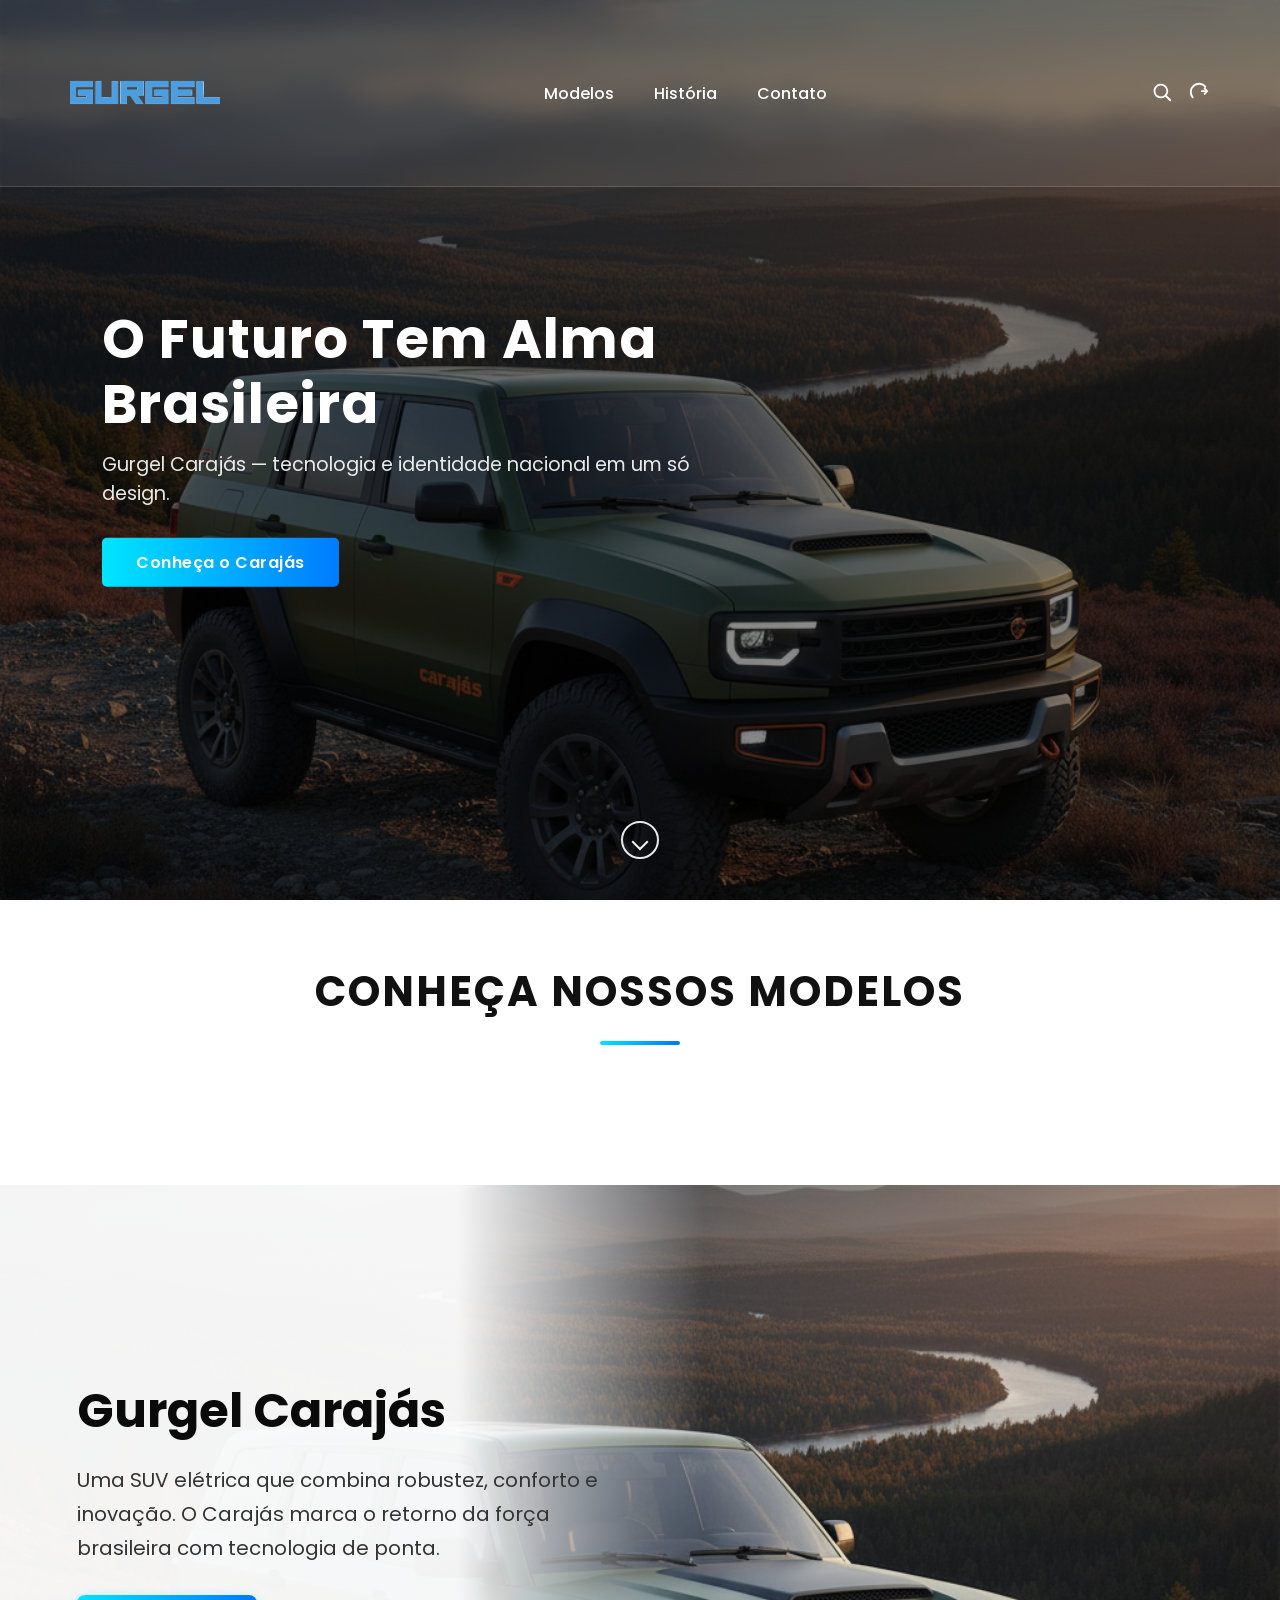
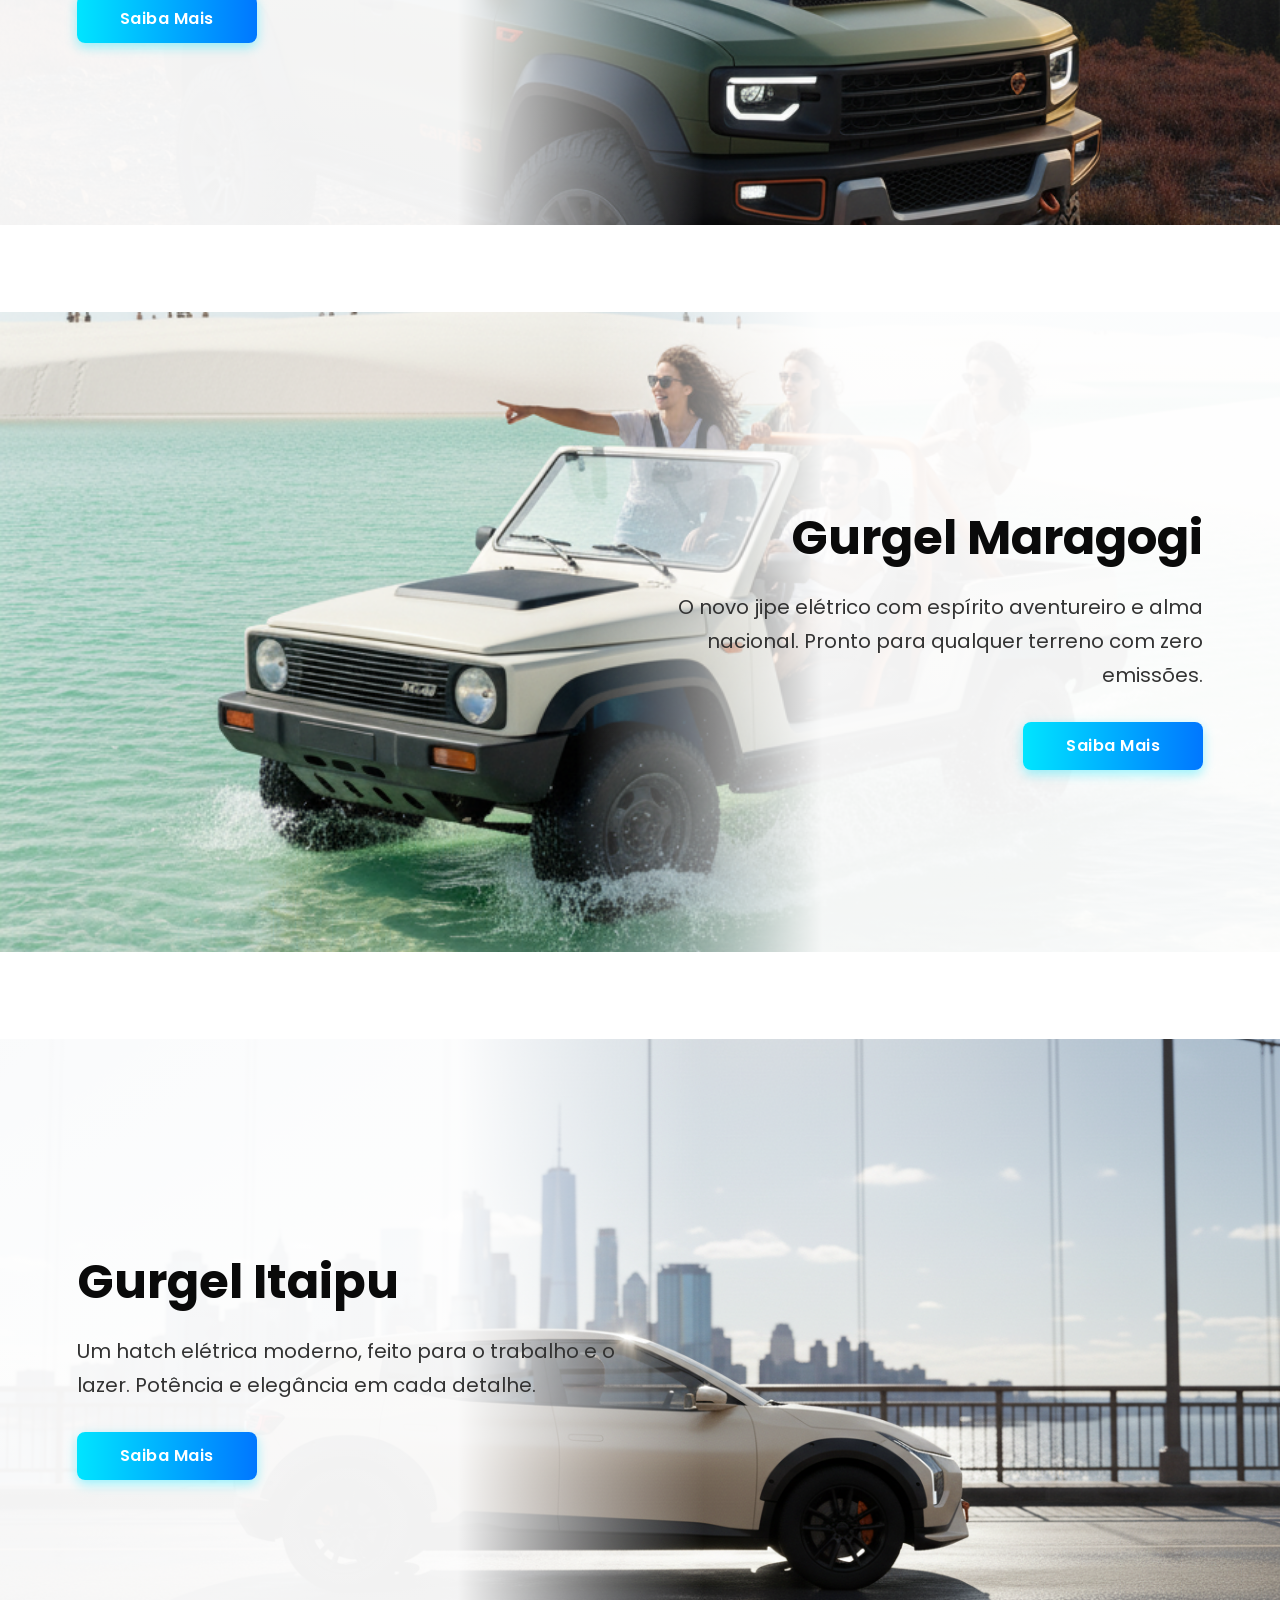
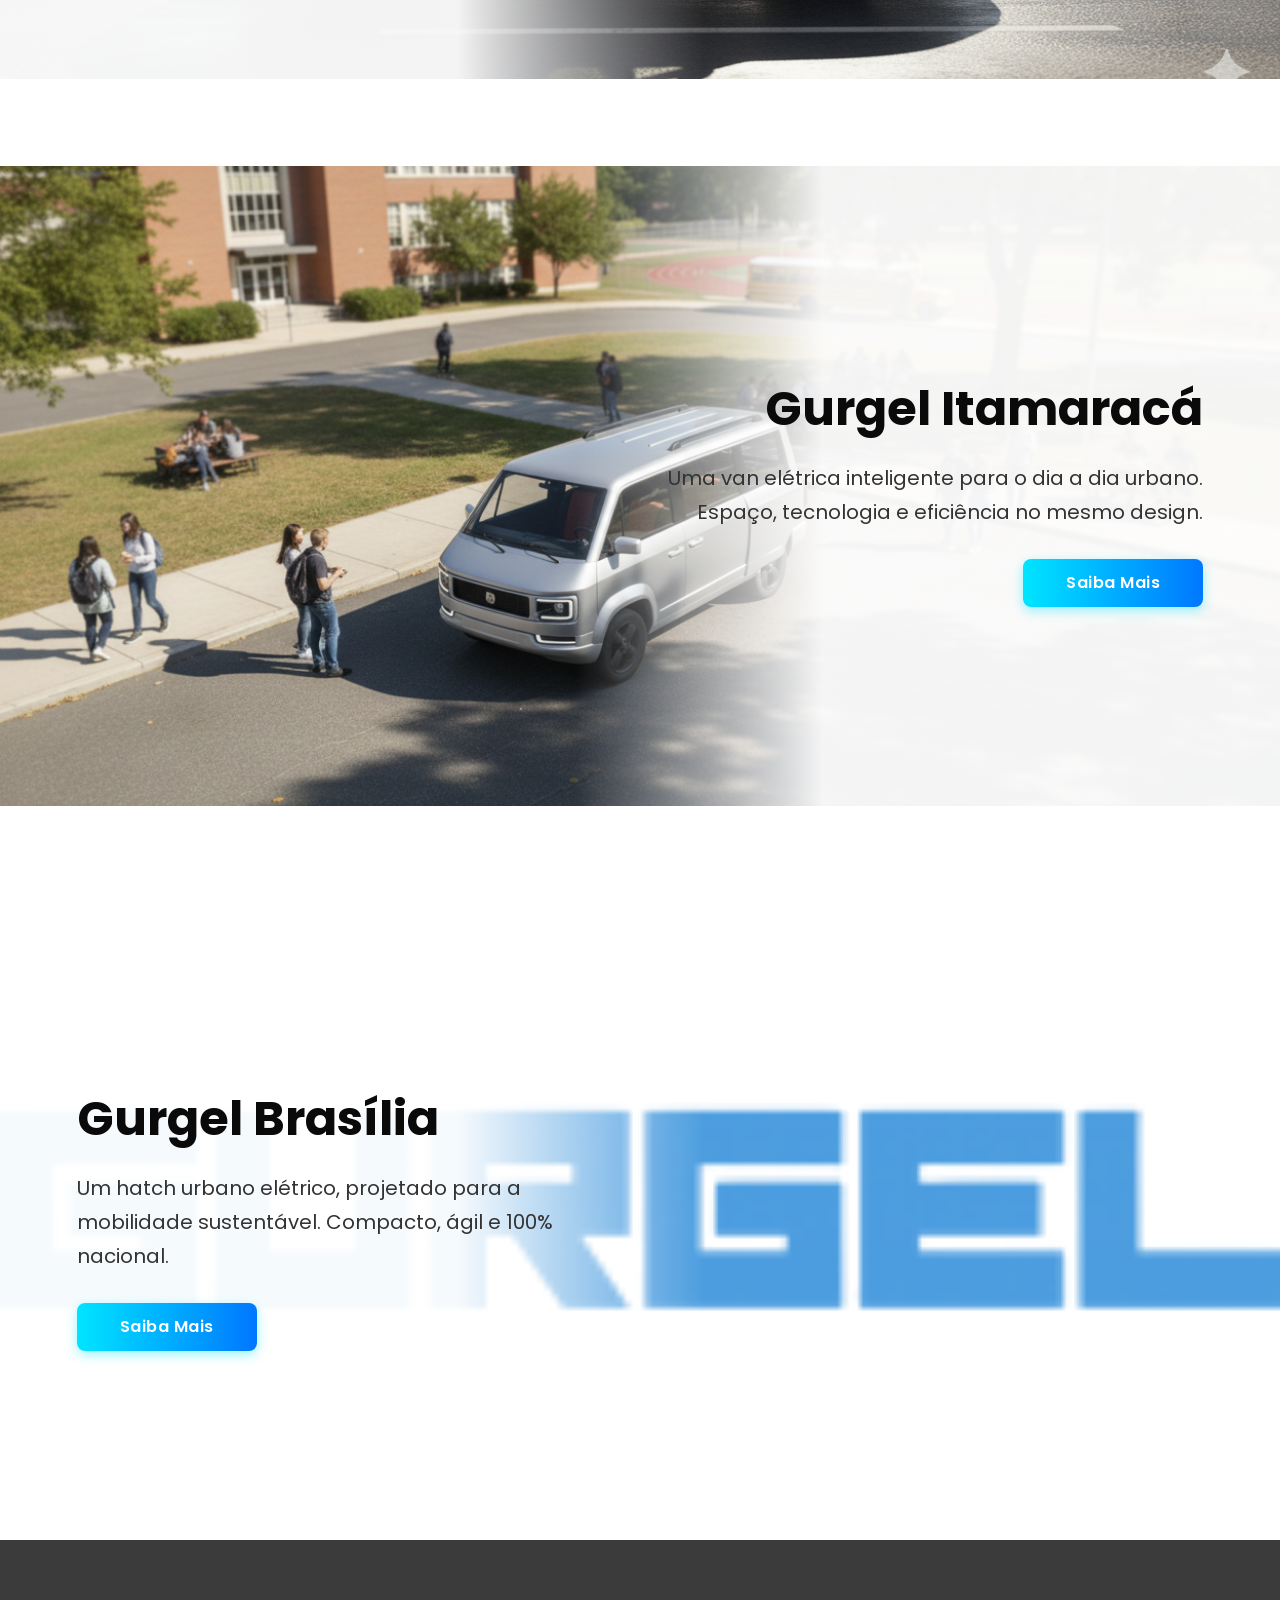
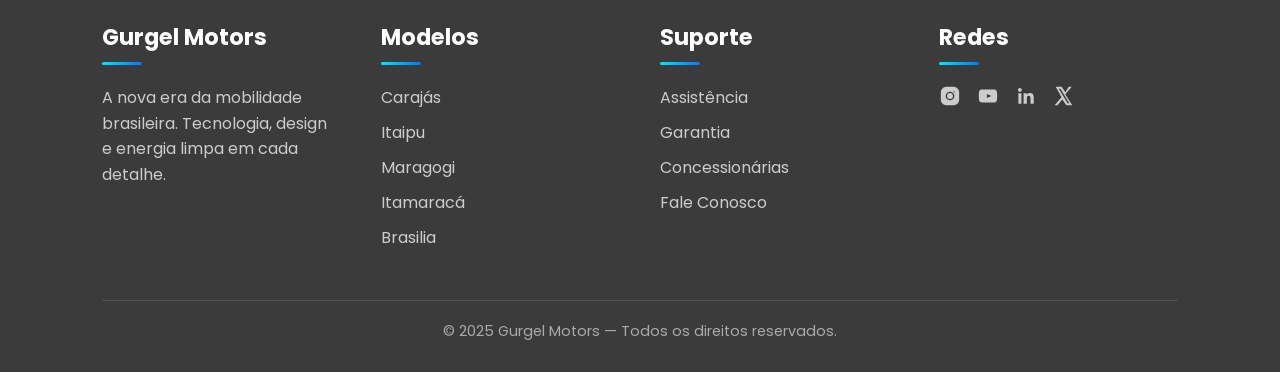
<file: index.html>
<!DOCTYPE html>
<html lang="pt-BR" data-theme="dark">
<head>
  <meta charset="UTF-8">
  <meta name="viewport" content="width=device-width, initial-scale=1.0">
  <title>Gurgel — O Futuro Brasileiro</title>
  <link rel="stylesheet" href="style.css">
</head>
<body>

  <header class="navbar glass">
    <div class="logo"><img src="gurgel-Photoroom.png" alt=""></span></div>

    <nav class="nav-links">
      <a href="#">Modelos</a>
      <a href="#">História</a>
      <a href="#">Contato</a>
    </nav>

    <div class="icons">
        
      <button class="icon-btn" title="Pesquisar">
        <svg xmlns="http://www.w3.org/2000/svg" fill="none" viewBox="0 0 24 24" stroke="currentColor" width="22" height="22">
          <path stroke-linecap="round" stroke-linejoin="round" stroke-width="2" d="M21 21l-4.35-4.35m1.15-5.4A7 7 0 1110 4a7 7 0 017.8 7.25z" />
        </svg>
      </button>

      <button class="icon-btn" title="Login">
        <svg xmlns="http://www.w3.org/2000/svg" fill="none" viewBox="0 0 24 24" stroke="currentColor" width="22" height="22">
          <path stroke-linecap="round" stroke-linejoin="round" stroke-width="2" d="M5.121 17.804A9 9 0 1118.878 6.196M15 11h6m0 0l-3-3m3 3l-3 3" />
        </svg>
      </button>

  </header>

 <section class="hero">
  <div class="slides">
    <div class="slide active" style="background-image: url('Carajas\ alto\ da\ mantonha\ frente.png');">
      <div class="content">
        <h1>O Futuro Tem Alma Brasileira</h1>
        <p>Gurgel Carajás — tecnologia e identidade nacional em um só design.</p>
        <a href="#carajas" class="btn">Conheça o Carajás</a>
      </div>
    </div>

    <div class="slide" style="background-image: url('CarajasCidade.png');">
      <div class="content">
        <h1>Força e Sofisticação</h1>
        <p>Um SUV pensado para o Brasil, preparado para o mundo.</p>
        <a href="#carajas" class="btn">Ver Detalhes</a>
      </div>
    </div>

    <div class="slide" style="background-image: url('CarajasPraia.png');">
      <div class="content">
        <h1>Inovação Que Move</h1>
        <p>Desempenho elétrico, conforto e o DNA Gurgel em cada linha.</p>
        <a href="#carajas" class="btn">Explorar</a>
      </div>
    </div>

    <div class="slide" style="background-image: url('Carajas\ alto\ montanha\ costas.png');">
      <div class="content">
        <h1>Gurgel Está de Volta</h1>
        <p>Mais que um carro — um símbolo de renascimento brasileiro.</p>
        <a href="#carajas" class="btn">Descubra</a>
      </div>
    </div>
  </div>

<button class="scroll-indicator" aria-label="Role para ver mais">
  <span class="si-ring" aria-hidden="true"></span>
</button>
</section>

<section class="outroscarro">
  <h1 class="section-title">Conheça nossos Modelos</h1>



  <div class="carro-container">
    <div class="car-info">
      <h2>Gurgel Carajás</h2>
      <p>Uma SUV elétrica que combina robustez, conforto e inovação. O Carajás marca o retorno da força brasileira com tecnologia de ponta.</p>
      <a href="#" class="btn-hero">Saiba Mais</a>
    </div>
    <div class="car-img">
      <img src="Carajas alto da mantonha frente.png" alt="Gurgel Carajás">
    </div>
  </div>

  <div class="carro-container reverse">
    <div class="car-info">
      <h2>Gurgel Maragogi</h2>
      <p>O novo jipe elétrico com espírito aventureiro e alma nacional. Pronto para qualquer terreno com zero emissões.</p>
      <a href="#" class="btn-hero">Saiba Mais</a>
    </div>
    <div class="car-img">
      <img src="Gurgel maragogi.png" alt="Gurgel Maragogi">
    </div>
  </div>

  <div class="carro-container">
    <div class="car-info">
      <h2>Gurgel Itaipu</h2>
      <p>Um hatch elétrica moderno, feito para o trabalho e o lazer. Potência e elegância em cada detalhe.</p>
      <a href="#" class="btn-hero">Saiba Mais</a>
    </div>
    <div class="car-img">
      <img src="Gurgel itaipu.png" alt="Gurgel Itaipu">
    </div>
  </div>

  <div class="carro-container reverse">
    <div class="car-info">
      <h2>Gurgel Itamaracá</h2>
      <p>Uma van elétrica inteligente para o dia a dia urbano. Espaço, tecnologia e eficiência no mesmo design.</p>
      <a href="#" class="btn-hero">Saiba Mais</a>
    </div>
    <div class="car-img">
      <img src="Gurgel itamaraca.png" alt="Gurgel Itamaracá">
    </div>
  </div>

  <div class="carro-container">
    <div class="car-info">
      <h2>Gurgel Brasília</h2>
      <p>Um hatch urbano elétrico, projetado para a mobilidade sustentável. Compacto, ágil e 100% nacional.</p>
      <a href="#" class="btn-hero">Saiba Mais</a>
    </div>
    <div class="car-img">
      <img src="gurgel-Photoroom.png" alt="Gurgel Brasília">
    </div>
  </div>
</section>

<footer class="footer">
  <div class="footer-container">
    <div class="footer-col">
      <h3>Gurgel Motors</h3>
      <p>A nova era da mobilidade brasileira. Tecnologia, design e energia limpa em cada detalhe.</p>
    </div>

    <div class="footer-col">
      <h4>Modelos</h4>
      <ul>
        <li><a href="#">Carajás</a></li>
        <li><a href="#">Itaipu</a></li>
        <li><a href="#">Maragogi</a></li>
        <li><a href="#">Itamaracá</a></li>
        <li><a href="#">Brasilia</a></li>
      </ul>
    </div>

    <div class="footer-col">
      <h4>Suporte</h4>
      <ul>
        <li><a href="#">Assistência</a></li>
        <li><a href="#">Garantia</a></li>
        <li><a href="#">Concessionárias</a></li>
        <li><a href="#">Fale Conosco</a></li>
      </ul>
    </div>

    <div class="footer-col">
      <h4>Redes</h4>
      <div class="social-links">
        <a href="#" title="Instagram">
          <svg xmlns="http://www.w3.org/2000/svg" width="22" height="22" fill="currentColor" viewBox="0 0 24 24"><path d="M7.75 2A5.75 5.75 0 0 0 2 7.75v8.5A5.75 5.75 0 0 0 7.75 22h8.5A5.75 5.75 0 0 0 22 16.25v-8.5A5.75 5.75 0 0 0 16.25 2h-8.5ZM12 7.25A4.75 4.75 0 1 1 7.25 12 4.75 4.75 0 0 1 12 7.25Zm5.25.23a.77.77 0 1 1-.77-.77.77.77 0 0 1 .77.77ZM12 8.75A3.25 3.25 0 1 0 15.25 12 3.25 3.25 0 0 0 12 8.75Z"/></svg>
        </a>
        <a href="#" title="YouTube">
          <svg xmlns="http://www.w3.org/2000/svg" width="22" height="22" fill="currentColor" viewBox="0 0 24 24"><path d="M21.8 8.001s-.2-1.4-.8-2c-.8-.9-1.7-.9-2.1-1C16.1 4.8 12 4.8 12 4.8h-.1s-4.1 0-6.9.2c-.4 0-1.3 0-2.1 1-.6.6-.8 2-.8 2S2 9.6 2 11.2v1.6c0 1.6.2 3.2.2 3.2s.2 1.4.8 2c.8.9 1.8.9 2.2 1 1.6.2 6.8.2 6.8.2s4.1 0 6.9-.2c.4 0 1.3 0 2.1-1 .6-.6.8-2 .8-2s.2-1.6.2-3.2v-1.6c0-1.6-.2-3.2-.2-3.2Zm-11 6.2V9.8l4.9 2.2-4.9 2.2Z"/></svg>
        </a>
        <a href="#" title="LinkedIn">
          <svg xmlns="http://www.w3.org/2000/svg" width="22" height="22" fill="currentColor" viewBox="0 0 24 24"><path d="M20.447 20.452h-3.554v-5.569c0-1.328-.027-3.037-1.849-3.037-1.851 0-2.135 1.445-2.135 2.939v5.667h-3.554V9h3.414v1.561h.049c.476-.899 1.637-1.848 3.369-1.848 3.601 0 4.267 2.369 4.267 5.455v6.284ZM5.337 7.433a2.062 2.062 0 1 1 0-4.124 2.062 2.062 0 0 1 0 4.124ZM6.958 20.452H3.713V9h3.245v11.452Z"/></svg>
        </a>
        <a href="#" title="X">
          <svg xmlns="http://www.w3.org/2000/svg" width="22" height="22" fill="currentColor" viewBox="0 0 24 24"><path d="M17.21 2h3.23l-7.06 8.06L21 22h-6.43l-4.45-6.27L5 22H1.77l7.5-8.56L3 2h6.43l4.02 5.81L17.21 2ZM16 20h1.78L8.11 4H6.22l9.78 16Z"/></svg>
        </a>
      </div>
    </div>
  </div>

  <div class="footer-bottom">
    <p>© 2025 Gurgel Motors — Todos os direitos reservados.</p>
  </div>
</footer>



<script src="script.js"></script>
</body>
</html>
</file>
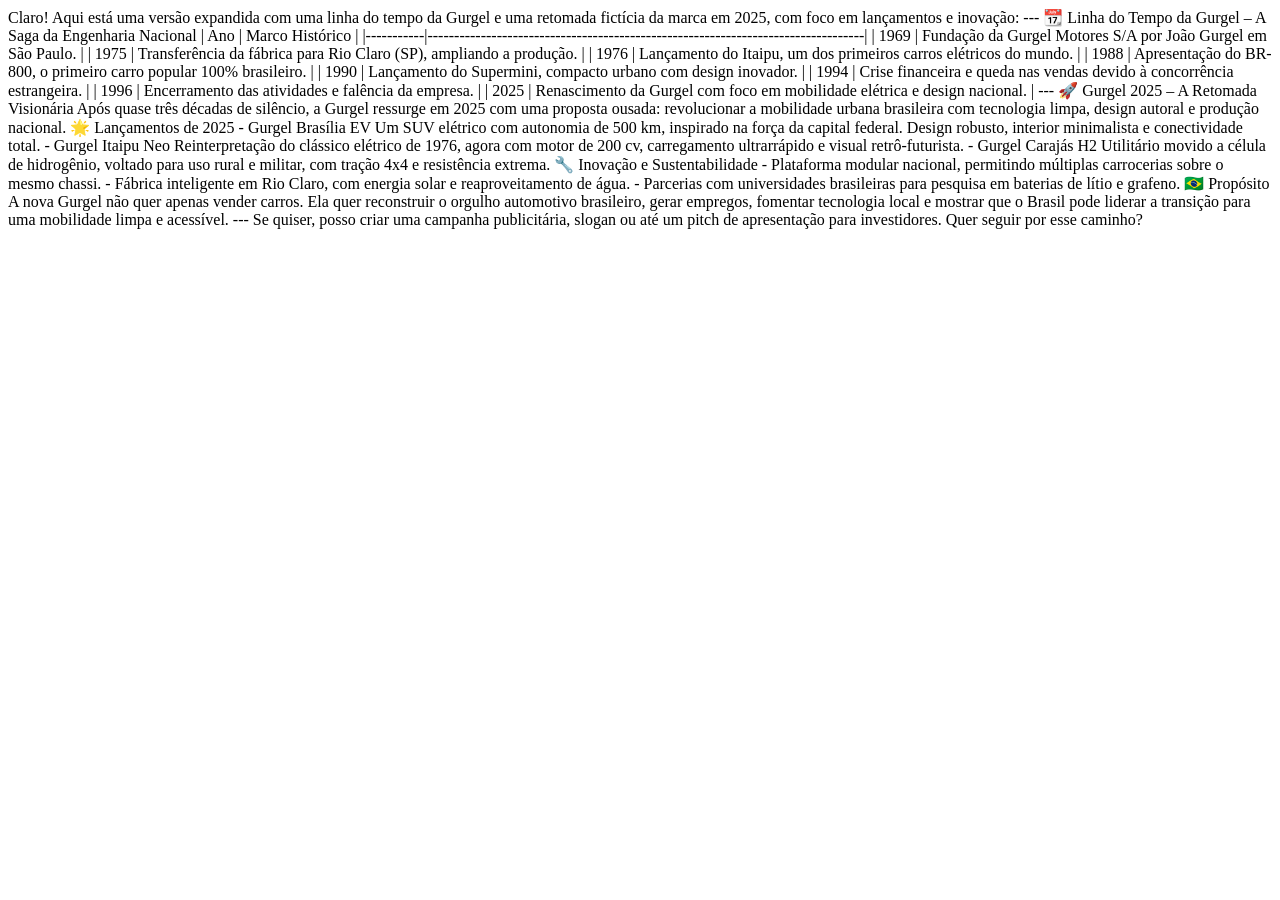
<file: historia.html>
<!DOCTYPE html>
<html lang="en">
<head>
    <meta charset="UTF-8">
    <meta name="viewport" content="width=device-width, initial-scale=1.0">
    <title>Historia</title>
</head>
<body>
    Claro! Aqui está uma versão expandida com uma linha do tempo da Gurgel e uma retomada fictícia da marca em 2025, com foco em lançamentos e inovação:

---

📆 Linha do Tempo da Gurgel – A Saga da Engenharia Nacional

| Ano       | Marco Histórico                                                                 |
|-----------|----------------------------------------------------------------------------------|
| 1969  | Fundação da Gurgel Motores S/A por João Gurgel em São Paulo.                    |
| 1975  | Transferência da fábrica para Rio Claro (SP), ampliando a produção.             |
| 1976  | Lançamento do Itaipu, um dos primeiros carros elétricos do mundo.           |
| 1988  | Apresentação do BR-800, o primeiro carro popular 100% brasileiro.           |
| 1990  | Lançamento do Supermini, compacto urbano com design inovador.               |
| 1994  | Crise financeira e queda nas vendas devido à concorrência estrangeira.          |
| 1996  | Encerramento das atividades e falência da empresa.                              |
| 2025  | Renascimento da Gurgel com foco em mobilidade elétrica e design nacional.   |

---

🚀 Gurgel 2025 – A Retomada Visionária

Após quase três décadas de silêncio, a Gurgel ressurge em 2025 com uma proposta ousada: revolucionar a mobilidade urbana brasileira com tecnologia limpa, design autoral e produção nacional.

🌟 Lançamentos de 2025

- Gurgel Brasília EV  
  Um SUV elétrico com autonomia de 500 km, inspirado na força da capital federal. Design robusto, interior minimalista e conectividade total.

- Gurgel Itaipu Neo  
  Reinterpretação do clássico elétrico de 1976, agora com motor de 200 cv, carregamento ultrarrápido e visual retrô-futurista.

- Gurgel Carajás H2  
  Utilitário movido a célula de hidrogênio, voltado para uso rural e militar, com tração 4x4 e resistência extrema.

🔧 Inovação e Sustentabilidade

- Plataforma modular nacional, permitindo múltiplas carrocerias sobre o mesmo chassi.
- Fábrica inteligente em Rio Claro, com energia solar e reaproveitamento de água.
- Parcerias com universidades brasileiras para pesquisa em baterias de lítio e grafeno.

🇧🇷 Propósito

A nova Gurgel não quer apenas vender carros. Ela quer reconstruir o orgulho automotivo brasileiro, gerar empregos, fomentar tecnologia local e mostrar que o Brasil pode liderar a transição para uma mobilidade limpa e acessível.

---

Se quiser, posso criar uma campanha publicitária, slogan ou até um pitch de apresentação para investidores. Quer seguir por esse caminho?
</body>
</html>
</file>
<file: style.css>
@import url('https://fonts.googleapis.com/css2?family=Open+Sans:ital,wght@0,300..800;1,300..800&family=Poppins:ital,wght@0,100;0,200;0,300;0,400;0,500;0,600;0,700;0,800;0,900;1,100;1,200;1,300;1,400;1,500;1,600;1,700;1,800;1,900&display=swap');

* {
  margin: 0;
  padding: 0;
  box-sizing: border-box;
}

body {
  font-family: 'Poppins', sans-serif;
  color: #fff;
  background: #ffffff;
}

.navbar {
  width: 100%;
  padding: 18px 70px;
  display: flex;
  align-items: center;
  justify-content: space-between;
  position: fixed;
  top: 0;
  left: 0;
  z-index: 100;
  background: rgba(255, 255, 255, 0.08);
  backdrop-filter: blur(12px);
  -webkit-backdrop-filter: blur(12px);
  border-bottom: 1px solid rgba(255, 255, 255, 0.15);
}

.logo img {
  height: 150px;  
  width: auto;
  display: block;
}

.nav-links {
  display: flex;
  gap: 40px;
}

.nav-links a {
  color: #fff;
  text-decoration: none;
  font-weight: 500;
  position: relative;
  transition: color 0.3s ease;
}

.nav-links a::after {
  content: '';
  position: absolute;
  width: 0%;
  height: 2px;
  bottom: -4px;
  left: 0;
  background-color: #fff;
  transition: width 0.3s ease;
}

.nav-links a:hover::after {
  width: 100%;
}

.icons {
  display: flex;
  gap: 15px;
}

.icon-btn {
  background: none;
  border: none;
  cursor: pointer;
  color: #fff;
  transition: transform 0.2s ease;
}

.icon-btn:hover {
  transform: scale(1.15);
  color: #f0f0f0;
}

.hero {
  position: relative;
  width: 100%;
  height: 100vh;
  overflow: hidden;
}

.slides {
  width: 100%;
  height: 100%;
  position: relative;
}

.slide {
  position: absolute;
  top: 0;
  left: 0;
  width: 100%;
  height: 100%;
  background-size: cover;
  background-position: center;
  opacity: 0;
  transition: opacity 1s ease-in-out;
}

.slide.active {
  opacity: 1;
}

.slide::after {
  content: "";
  position: absolute;
  inset: 0;
  background: rgba(0, 0, 0, 0.45);
}

.content {
  position: absolute;
  top: 50%;
  left: 8%;
  transform: translateY(-50%);
  text-align: left;
  color: #fff;
  z-index: 2;
  max-width: 600px;
}

.content h1 {
  font-size: 3.4rem;
  font-weight: 700;
  margin-bottom: 12px;
  line-height: 1.2;
  letter-spacing: 1px;
}

.content p {
  font-size: 1.2rem;
  opacity: 0.9;
  margin-bottom: 30px;
}

.btn {
  position: relative;
  display: inline-block;
  padding: 12px 34px;
  border: none;
  background: linear-gradient(90deg, #00e5ff, #007bff);
  color: #fff;
  font-weight: 600;
  border-radius: 5px;
  text-decoration: none;
  font-size: 1rem;
  letter-spacing: 0.5px;
  transition: all 0.4s ease;
  overflow: hidden;
}

.btn:hover {
  transform: translateY(-2px);
}

.btn::before {
  content: "";
  position: absolute;
  top: 0;
  left: -100%;
  width: 100%;
  height: 100%;
  background: linear-gradient(120deg, rgba(255,255,255,0.4), transparent, rgba(255,255,255,0.4));
  transition: all 0.6s ease;
}

.btn:hover::before {
  left: 100%;
}

.scroll-indicator {
  position: absolute;
  bottom: 36px;
  left: 50%;
  transform: translateX(-50%);
  z-index: 50;
  width: 48px;
  height: 48px;
  padding: 0;
  border: none;
  background: transparent;
  cursor: pointer;
  display: inline-flex;
  align-items: center;
  justify-content: center;
}

.si-ring {
  position: relative;
  width: 38px;
  height: 38px;
  border-radius: 50%;
  border: 2px solid rgba(255,255,255,0.9);
  display: inline-block;
  box-shadow: 0 6px 18px rgba(0,0,0,0.35);
  animation: si-pulse 2s infinite;
}

.si-ring::after {
  content: "";
  position: absolute;
  left: 50%;
  top: 38%;
  width: 10px;
  height: 10px;
  border-right: 2px solid rgba(255,255,255,0.95);
  border-bottom: 2px solid rgba(255,255,255,0.95);
  transform: translateX(-50%) rotate(45deg);
  animation: si-move 1.5s infinite;
  transform-origin: center;
}

@keyframes si-pulse {
  0%   { transform: scale(1); opacity: 0.85; }
  50%  { transform: scale(1.08); opacity: 1; }
  100% { transform: scale(1); opacity: 0.85; }
}

@keyframes si-move {
  0%   { transform: translateX(-50%) translateY(0) rotate(45deg); opacity: 1; }
  50%  { transform: translateX(-50%) translateY(6px) rotate(45deg); opacity: 0.9; }
  100% { transform: translateX(-50%) translateY(0) rotate(45deg); opacity: 1; }
}

.scroll-indicator:focus .si-ring {
  outline: 3px solid rgba(0,229,255,0.18);
  outline-offset: 6px;
}

.section-title {
  text-align: center;
  font-size: 2.6rem;
  font-weight: 700;
  color: #111;
  margin-bottom: 60px;
  text-transform: uppercase;
  letter-spacing: 2px;
}

.section-title::after {
  content: "";
  display: block;
  width: 80px;
  height: 4px;
  background: linear-gradient(90deg, #00e5ff, #0077ff);
  margin: 18px auto 0;
  border-radius: 2px;
}


.outroscarro {
  background: #fff;
  display: flex;
  flex-direction: column;
  gap: 80px;
  width: 100%;
  margin: 0;
  padding: 0;
  margin-top: 60px;
}

.carro-container {
  display: flex;
  align-items: center;
  justify-content: space-between;
  width: 100%;
  min-height: 500px;
  position: relative;
  overflow: hidden;
}

.car-img {
  flex: 1;
  height: 100%;
  position: relative;
  aspect-ratio: 2 / 1;
}

.car-img img {
  width: 100%;
  height: 100%;
  object-fit: cover;
  object-position: center;
  transition: transform 0.6s ease;
}

.car-img:hover img {
  transform: scale(1.05);
}

.car-info {
  flex: 1.2; 
  position: absolute;
  top: 0;
  bottom: 0;
  left: 0;
  padding: 100px 6%; 
  color: #111;
  display: flex;
  flex-direction: column;
  justify-content: center;
  background: linear-gradient(to right, rgba(255,255,255,0.95) 65%, transparent 100%);
  max-width: 85%;
  z-index: 2;
}

.carro-container.reverse .car-info {
  right: 0;
  left: auto;
  background: linear-gradient(to left, rgba(255,255,255,0.95) 65%, transparent 100%);
  text-align: right;
  align-items: flex-end;
}

.car-info h2 {
  font-size: 3rem;      
  font-weight: 700;
  margin-bottom: 16px;
  color: #0a0a0a;
}

.car-info p {
  font-size: 1.25rem;   
  line-height: 1.7;
  color: #333;
  max-width: 550px;
  margin-bottom: 30px;
}

.btn-hero {
  display: inline-flex;
  justify-content: center;
  align-items: center;
  width: 180px;
  height: 48px;
  background: linear-gradient(90deg, #00e5ff 0%, #0077ff 100%);
  color: #fff;
  text-decoration: none;
  border-radius: 8px;
  font-weight: 600;
  font-size: 1rem;
  letter-spacing: 0.5px;
  transition: all 0.3s ease;
  box-shadow: 0 4px 12px rgba(0, 229, 255, 0.4);
  position: relative;
  overflow: hidden;
}

.btn-hero::before {
  content: "";
  position: absolute;
  top: 0;
  left: -75%;
  width: 50%;
  height: 100%;
  background: linear-gradient(120deg, rgba(255,255,255,0.4), transparent);
  transform: skewX(-25deg);
  transition: 0.6s;
}

.btn-hero:hover::before {
  left: 125%;
}

.btn-hero:hover {
  transform: scale(1.05);
  box-shadow: 0 6px 18px rgba(0, 229, 255, 0.5);
}

@media (max-width: 900px) {
  .carro-container, .carro-container.reverse {
    flex-direction: column;
    text-align: center;
    min-height: auto;
  }

  .car-info {
    position: relative;
    background: rgba(255,255,255,0.95);
    max-width: 100%;
    padding: 40px 20px;
    text-align: center;
    align-items: center;
  }

  .car-info h2 {
    font-size: 2.2rem;
  }

  .car-info p {
    font-size: 1.05rem;
  }

  .car-img {
    aspect-ratio: 16/9;
  }
}

.footer {
  background: rgba(10, 10, 10, 0.8);
  backdrop-filter: blur(10px);
  color: #eee;
  padding: 80px 8% 30px;
  display: flex;
  flex-direction: column;
  align-items: center;
  position: relative;
}

.footer-container {
  display: grid;
  grid-template-columns: repeat(auto-fit, minmax(220px, 1fr));
  gap: 40px;
  width: 100%;
  max-width: 1200px;
}

.footer-col h3, .footer-col h4 {
  color: #fff;
  font-size: 1.4rem;
  margin-bottom: 20px;
  position: relative;
}

.footer-col h3::after, .footer-col h4::after {
  content: "";
  display: block;
  width: 40px;
  height: 3px;
  background: linear-gradient(90deg, #00e5ff, #0077ff);
  margin-top: 8px;
  border-radius: 2px;
}

.footer-col p {
  color: #ccc;
  font-size: 1rem;
  line-height: 1.6;
  max-width: 260px;
}

.footer-col ul {
  list-style: none;
  padding: 0;
}

.footer-col ul li {
  margin: 10px 0;
}

.footer-col ul li a {
  text-decoration: none;
  color: #ccc;
  transition: color 0.3s ease;
}

.footer-col ul li a:hover {
  color: #00e5ff;
}

.social-links {
  display: flex;
  gap: 16px;
  margin-top: 10px;
}

.social-links a {
  color: #ccc;
  transition: transform 0.3s ease, color 0.3s ease;
}

.social-links a:hover {
  color: #00e5ff;
  transform: scale(1.2);
}

.footer-bottom {
  width: 100%;
  border-top: 1px solid rgba(255, 255, 255, 0.1);
  text-align: center;
  margin-top: 40px;
  padding-top: 20px;
  color: #aaa;
  font-size: 0.9rem;
}

html, body {
  overflow-x: hidden;
}

.outroscarro,
.carro-container,
.car-img {
  width: 100%;
}
</file>
